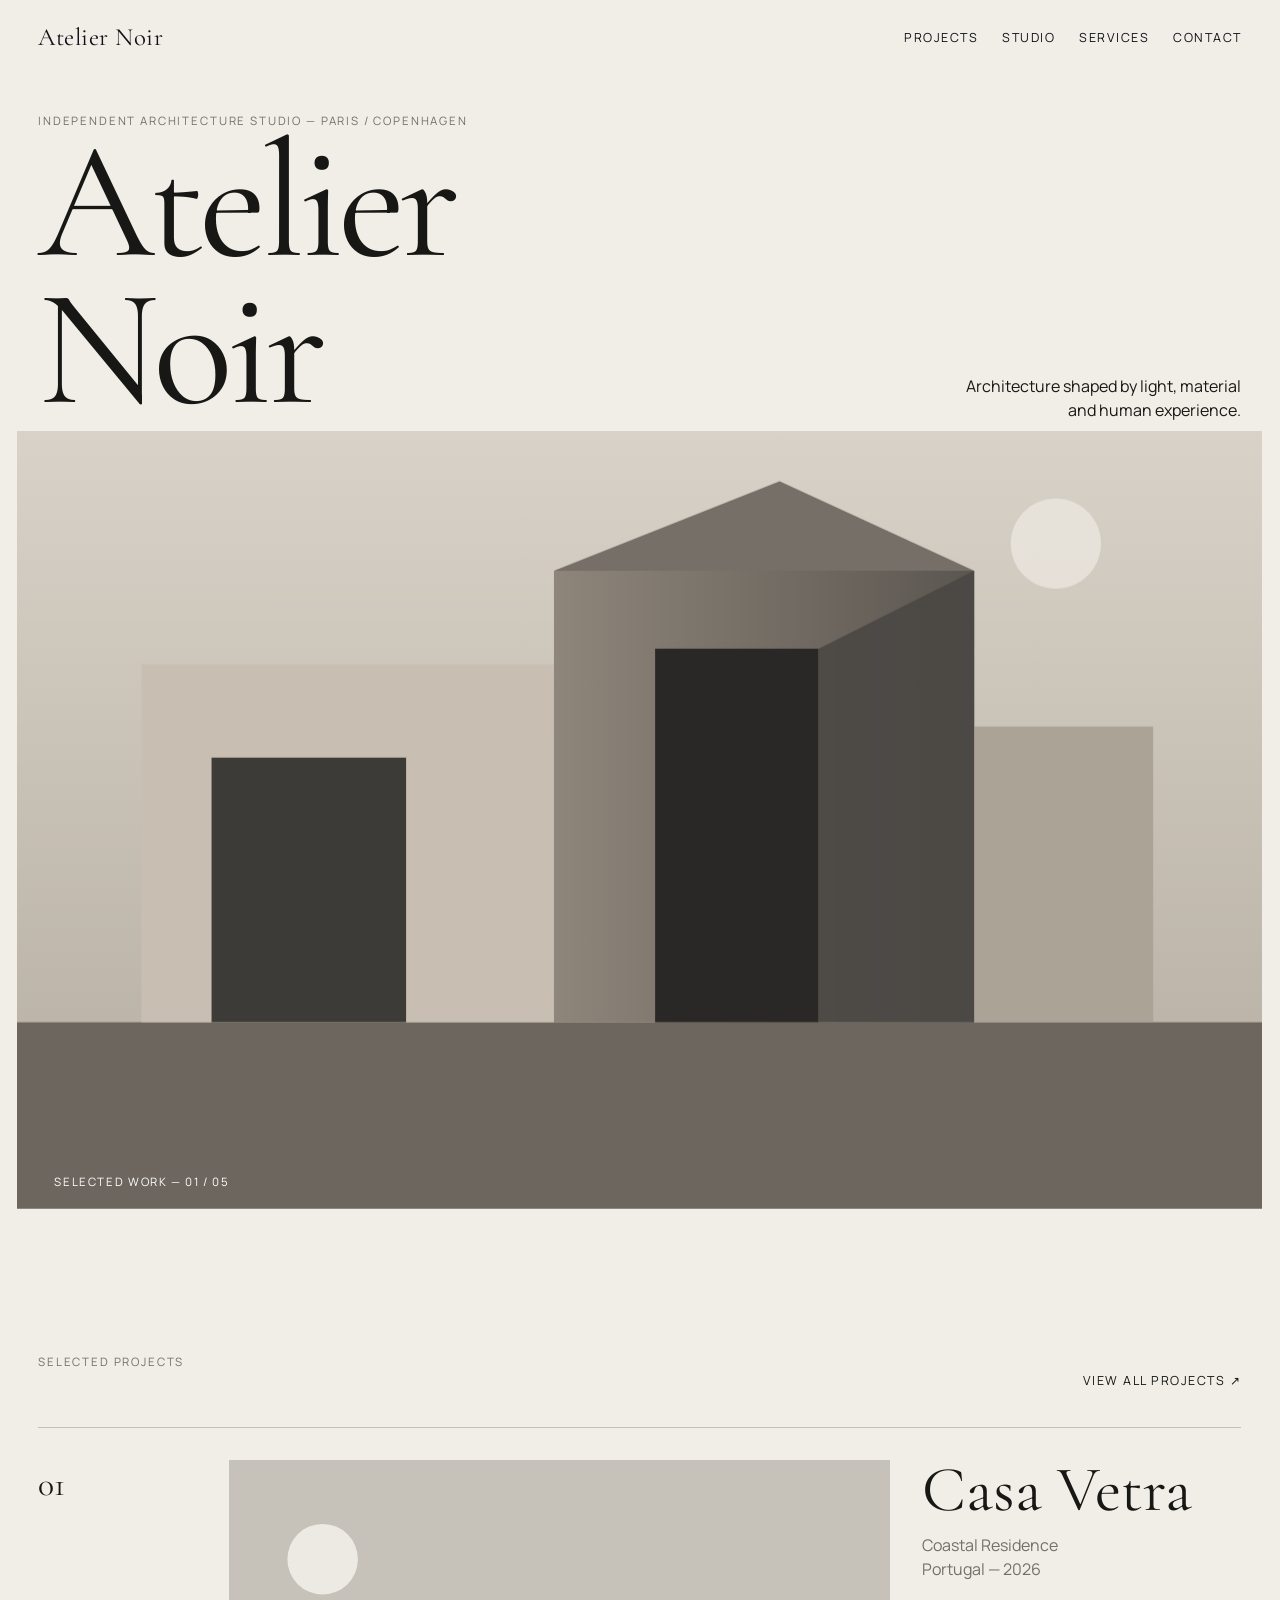
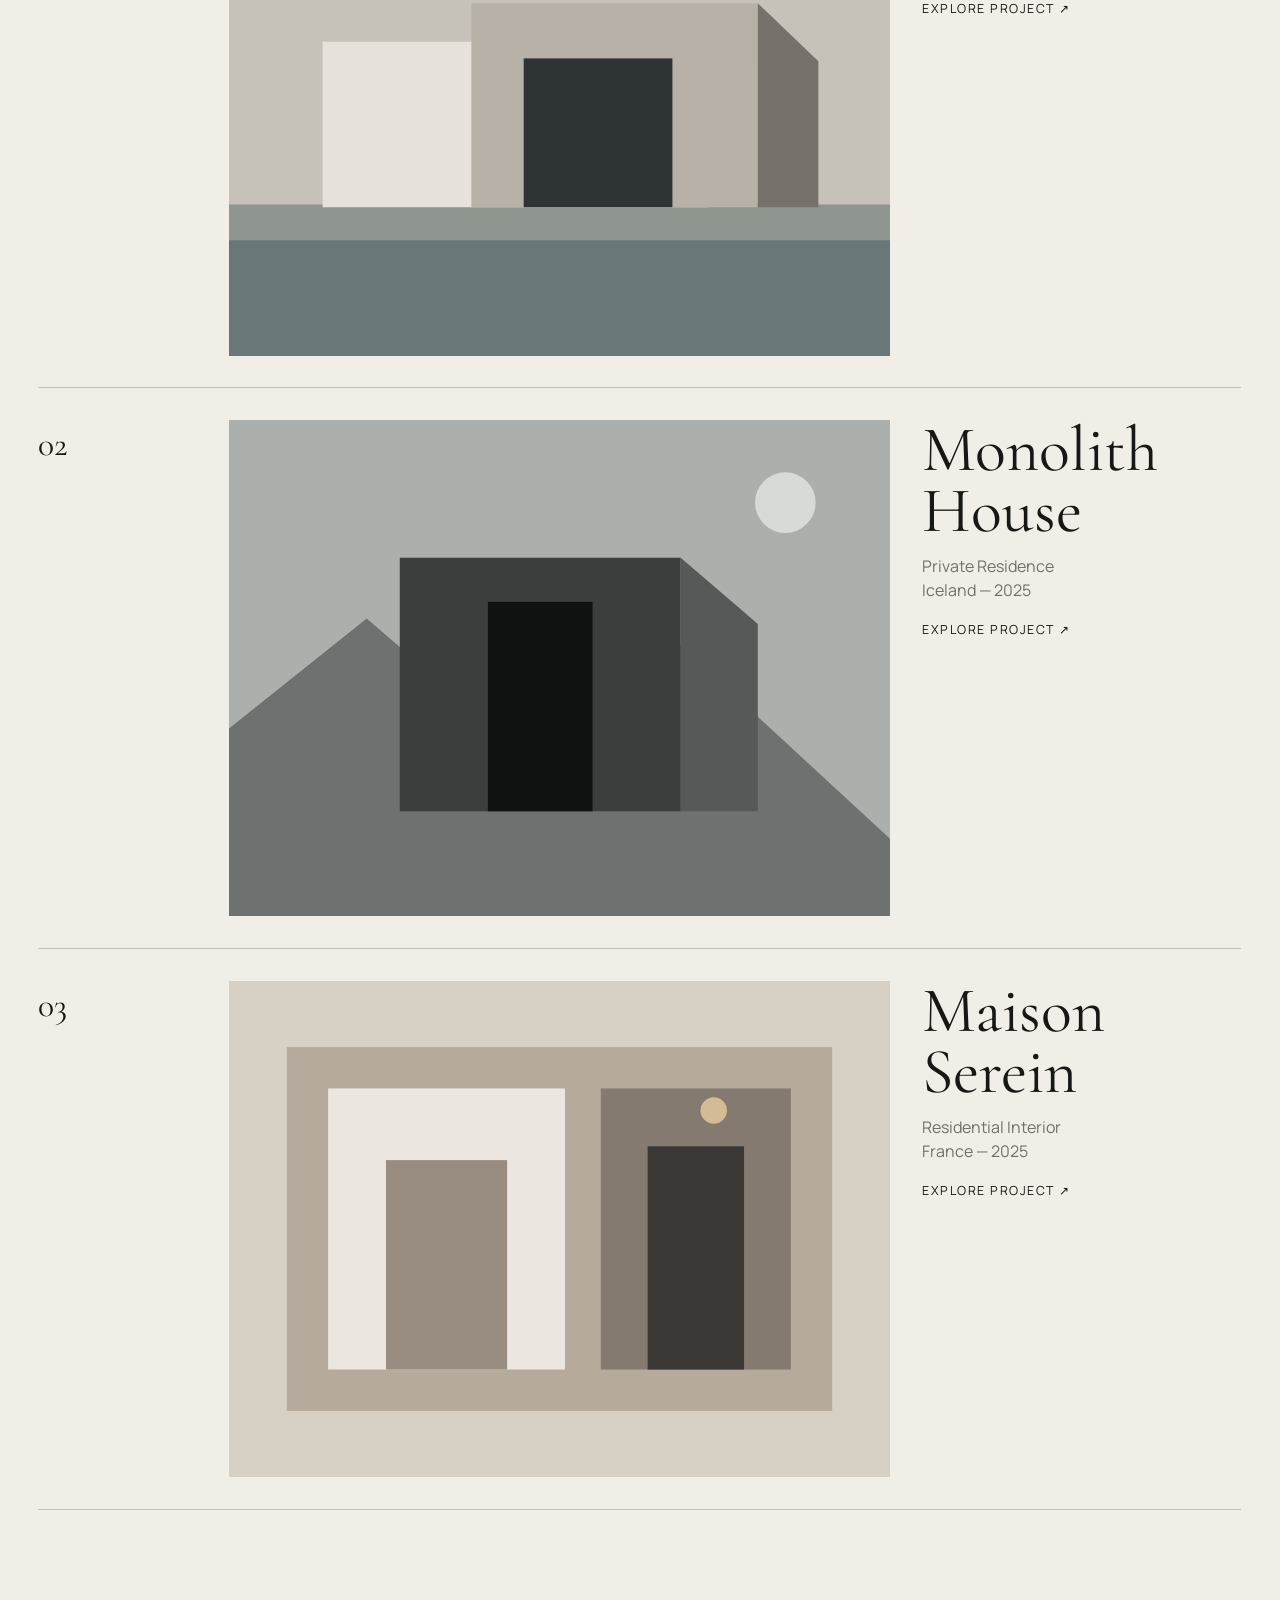
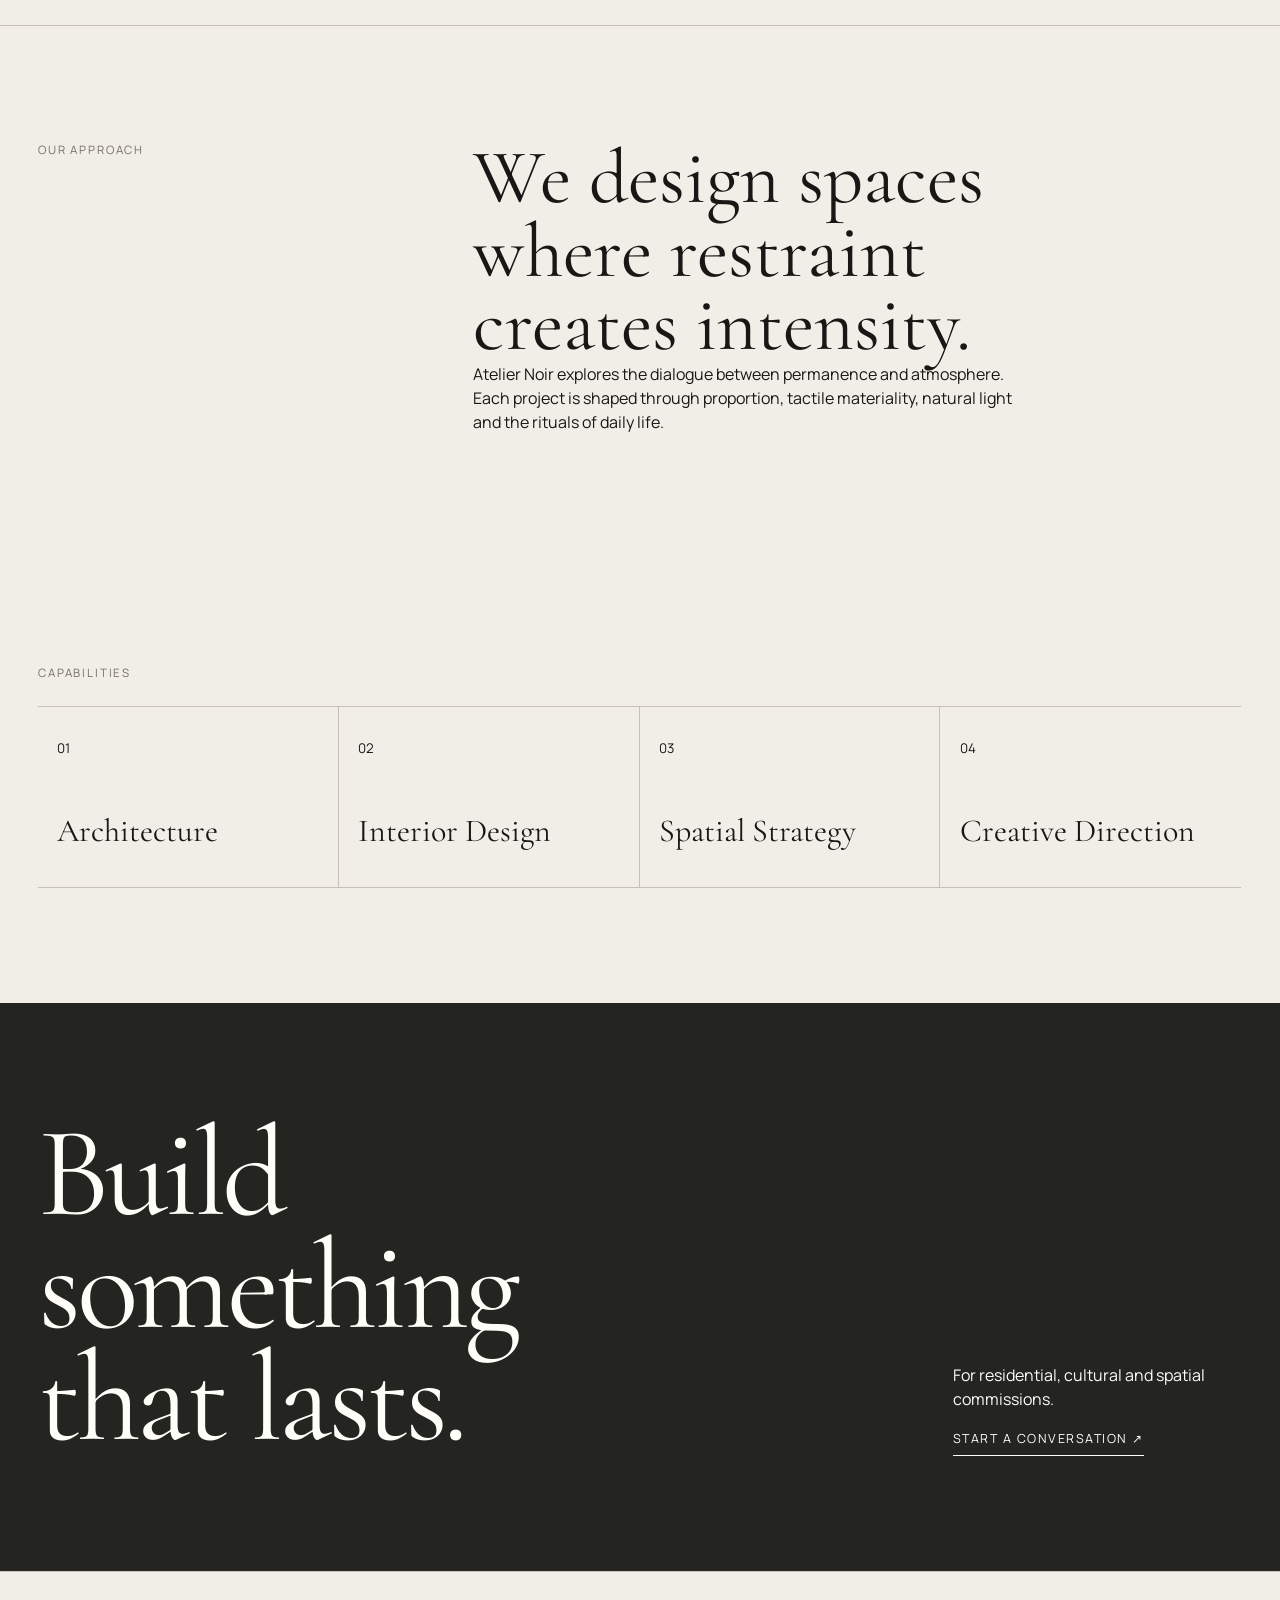
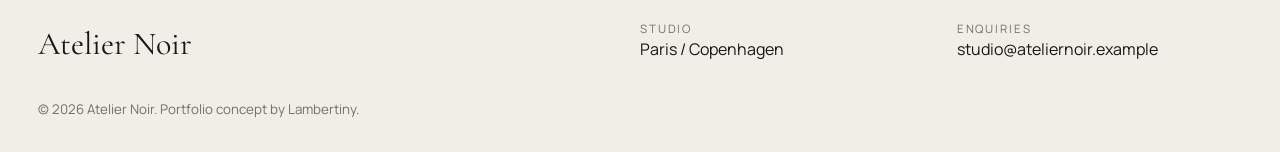
<file: index.html>
<!doctype html>
<html lang="en">
<head>
<meta charset="utf-8">
<meta name="viewport" content="width=device-width,initial-scale=1">
<meta name="description" content="Atelier Noir — contemporary architecture studio.">
<meta name="theme-color" content="#171715">
<link rel="icon" href="assets/images/favicon.svg" type="image/svg+xml">
<link rel="preconnect" href="https://fonts.googleapis.com">
<link rel="preconnect" href="https://fonts.gstatic.com" crossorigin>
<title>Atelier Noir — Architecture & Spatial Design</title>
<link rel="stylesheet" href="css/reset.css">
<link rel="stylesheet" href="css/variables.css">
<link rel="stylesheet" href="css/global.css">
<link rel="stylesheet" href="css/components.css">
<link rel="stylesheet" href="css/responsive.css">
</head>
<body>
<a class="skip-link" href="#main">Skip to content</a>
<header class="site-header"><div class="site-shell nav"><a class="brand" href="index.html">Atelier Noir</a><nav class="nav-links" id="primary-navigation" aria-label="Primary"><a href="projects.html">Projects</a><a href="studio.html">Studio</a><a href="services.html">Services</a><a href="contact.html">Contact</a></nav><button class="menu-toggle" type="button" aria-expanded="false" aria-controls="primary-navigation">Menu</button></div></header><main id="main">
<section class="hero"><div class="site-shell"><div class="hero-top reveal"><div><p class="eyebrow">Independent Architecture Studio — Paris / Copenhagen</p><h1 class="display">Atelier<br>Noir</h1></div><p class="hero-meta">Architecture shaped by light, material and human experience.</p></div><a class="hero-visual reveal" href="project.html" aria-label="View Casa Vetra project"><img decoding="async" fetchpriority="high" src="assets/images/hero.svg" alt="Abstract brutalist architectural composition"><span class="hero-index">Selected work — 01 / 05</span></a></div></section>
<section class="section"><div class="site-shell"><div class="reveal" style="display:flex;justify-content:space-between;gap:2rem;margin-bottom:2rem"><p class="eyebrow">Selected Projects</p><a class="project-link" href="projects.html">View all projects ↗</a></div>
<article class="project-row reveal"><div class="project-number">01</div><a class="project-card-image" href="project.html"><img loading="lazy" decoding="async" src="assets/images/vetra.svg" alt="Casa Vetra architectural concept"></a><div class="project-info"><h3>Casa Vetra</h3><p>Coastal Residence<br>Portugal — 2026</p><a class="project-link" href="project.html">Explore project ↗</a></div></article>
<article class="project-row reveal"><div class="project-number">02</div><a class="project-card-image" href="project.html"><img loading="lazy" decoding="async" src="assets/images/monolith.svg" alt="Monolith House architectural concept"></a><div class="project-info"><h3>Monolith House</h3><p>Private Residence<br>Iceland — 2025</p><a class="project-link" href="project.html">Explore project ↗</a></div></article>
<article class="project-row reveal"><div class="project-number">03</div><a class="project-card-image" href="project.html"><img loading="lazy" decoding="async" src="assets/images/serein.svg" alt="Maison Serein architectural concept"></a><div class="project-info"><h3>Maison Serein</h3><p>Residential Interior<br>France — 2025</p><a class="project-link" href="project.html">Explore project ↗</a></div></article>
</div></section>
<section class="section section-rule"><div class="site-shell manifesto"><p class="eyebrow reveal">Our approach</p><div><blockquote class="reveal">We design spaces where restraint creates intensity.</blockquote><p class="manifesto-copy reveal">Atelier Noir explores the dialogue between permanence and atmosphere. Each project is shaped through proportion, tactile materiality, natural light and the rituals of daily life.</p></div></div></section>
<section class="section"><div class="site-shell"><p class="eyebrow reveal" style="margin-bottom:1.5rem">Capabilities</p><div class="services-strip reveal"><div class="service-item"><small>01</small><span>Architecture</span></div><div class="service-item"><small>02</small><span>Interior Design</span></div><div class="service-item"><small>03</small><span>Spatial Strategy</span></div><div class="service-item"><small>04</small><span>Creative Direction</span></div></div></div></section>
<section class="cta"><div class="site-shell cta-grid"><h2 class="display reveal">Build something that lasts.</h2><div class="reveal"><p>For residential, cultural and spatial commissions.</p><a class="project-link" href="contact.html">Start a conversation ↗</a></div></div></section>
</main><footer class="footer"><div class="site-shell footer-grid"><div class="footer-brand">Atelier Noir</div><div><p class="eyebrow">Studio</p><p>Paris / Copenhagen</p></div><div><p class="eyebrow">Enquiries</p><p>studio@ateliernoir.example</p></div><small>© <span data-year></span> Atelier Noir. Portfolio concept by Lambertiny.</small></div></footer><script src="js/navigation.js"></script><script src="js/main.js"></script><script src="js/animations.js"></script></body></html>
</file>
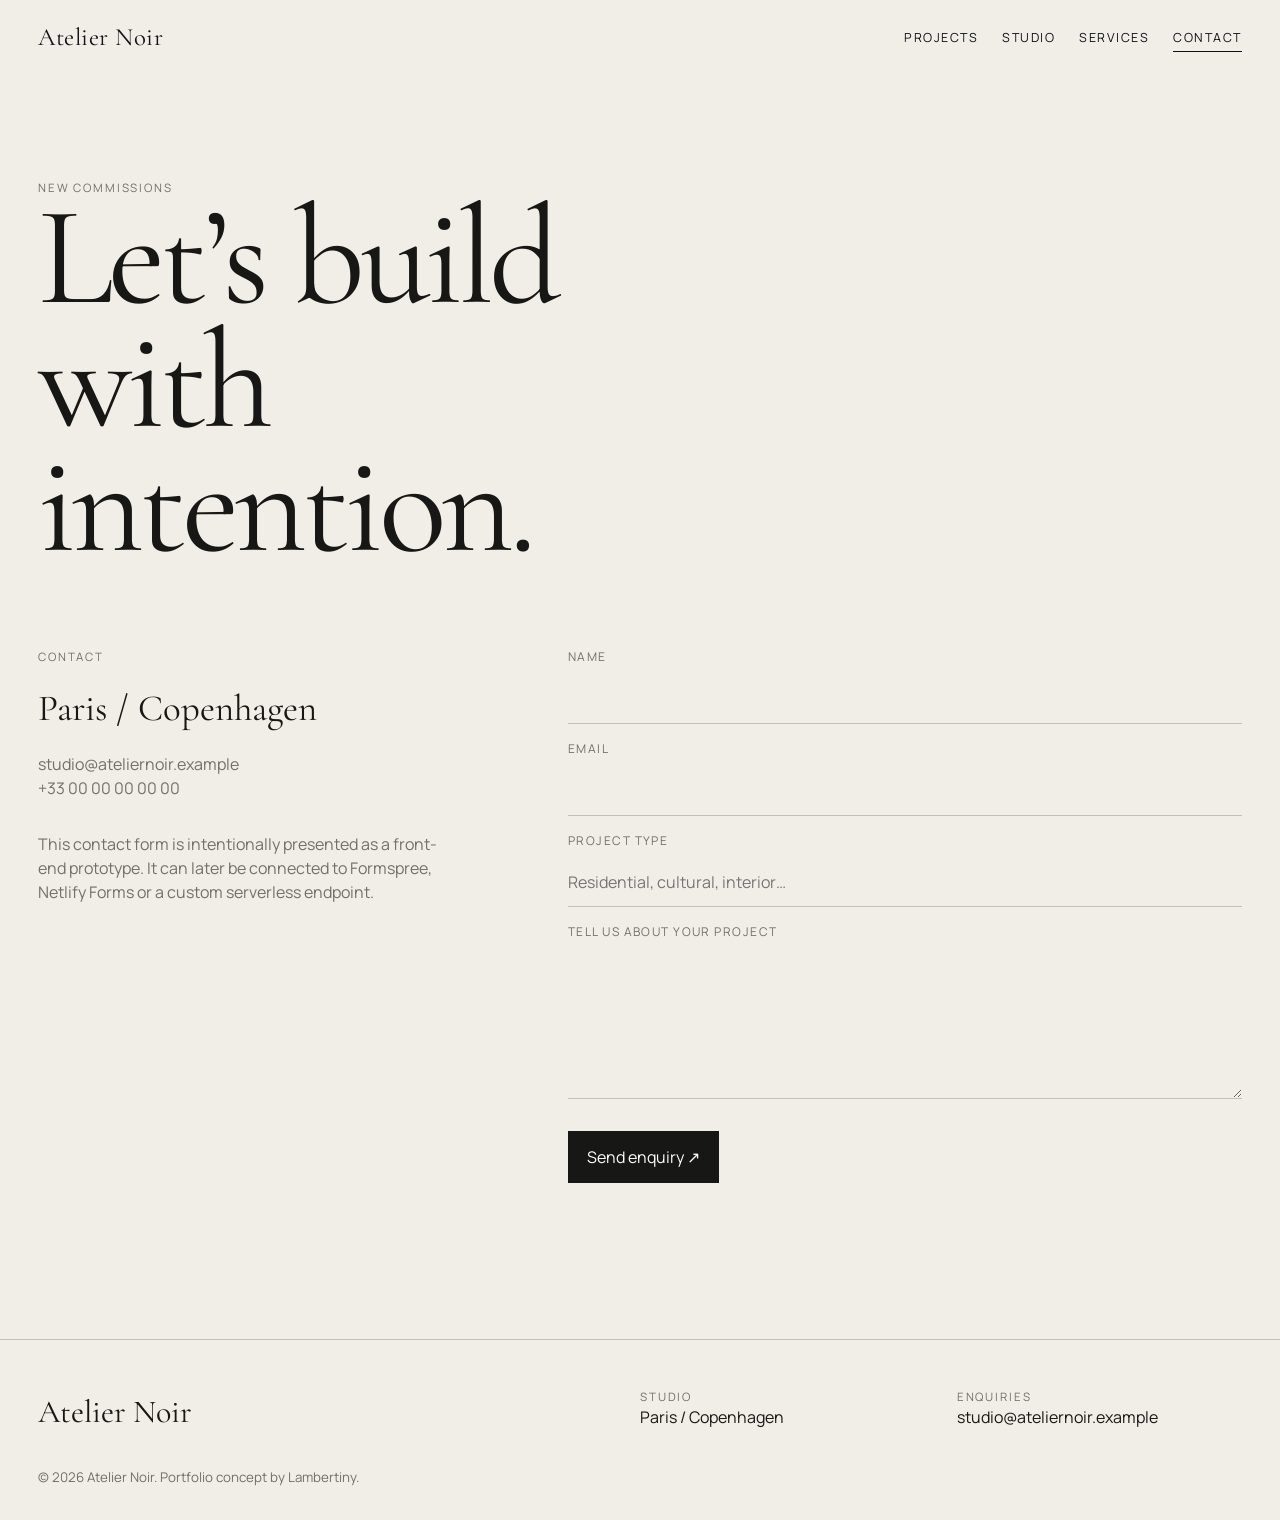
<file: contact.html>
<!doctype html>
<html lang="en">
<head>
<meta charset="utf-8">
<meta name="viewport" content="width=device-width,initial-scale=1">
<meta name="description" content="Atelier Noir — contemporary architecture studio.">
<meta name="theme-color" content="#171715">
<link rel="icon" href="assets/images/favicon.svg" type="image/svg+xml">
<link rel="preconnect" href="https://fonts.googleapis.com">
<link rel="preconnect" href="https://fonts.gstatic.com" crossorigin>
<title>Contact — Atelier Noir</title>
<link rel="stylesheet" href="css/reset.css">
<link rel="stylesheet" href="css/variables.css">
<link rel="stylesheet" href="css/global.css">
<link rel="stylesheet" href="css/components.css">
<link rel="stylesheet" href="css/responsive.css">
</head>
<body>
<a class="skip-link" href="#main">Skip to content</a>
<header class="site-header"><div class="site-shell nav"><a class="brand" href="index.html">Atelier Noir</a><nav class="nav-links" id="primary-navigation" aria-label="Primary"><a href="projects.html">Projects</a><a href="studio.html">Studio</a><a href="services.html">Services</a><a href="contact.html">Contact</a></nav><button class="menu-toggle" type="button" aria-expanded="false" aria-controls="primary-navigation">Menu</button></div></header><main id="main"><section class="page-intro"><div class="site-shell"><p class="eyebrow reveal">New commissions</p><h1 class="display reveal">Let’s build with intention.</h1></div></section><section class="section" style="padding-top:1rem"><div class="site-shell contact-grid"><div class="reveal"><p class="eyebrow">Contact</p><p class="serif" style="font-size:2.3rem;margin-top:1rem">Paris / Copenhagen</p><p class="muted" style="margin-top:1rem">studio@ateliernoir.example<br>+33 00 00 00 00 00</p><p class="muted" style="margin-top:2rem;max-width:26rem">This contact form is intentionally presented as a front-end prototype. It can later be connected to Formspree, Netlify Forms or a custom serverless endpoint.</p></div><form class="contact-form reveal" data-contact-form><div class="field"><label for="name">Name</label><input id="name" name="name" autocomplete="name" required></div><div class="field"><label for="email">Email</label><input id="email" name="email" type="email" autocomplete="email" required></div><div class="field"><label for="projectType">Project type</label><input id="projectType" name="projectType" placeholder="Residential, cultural, interior…"></div><div class="field"><label for="message">Tell us about your project</label><textarea id="message" name="message" required></textarea></div><button class="submit-btn" type="submit">Send enquiry ↗</button><p class="form-status" aria-live="polite"></p></form></div></section></main><footer class="footer"><div class="site-shell footer-grid"><div class="footer-brand">Atelier Noir</div><div><p class="eyebrow">Studio</p><p>Paris / Copenhagen</p></div><div><p class="eyebrow">Enquiries</p><p>studio@ateliernoir.example</p></div><small>© <span data-year></span> Atelier Noir. Portfolio concept by Lambertiny.</small></div></footer><script src="js/navigation.js"></script><script src="js/main.js"></script><script src="js/animations.js"></script></body></html>
</file>
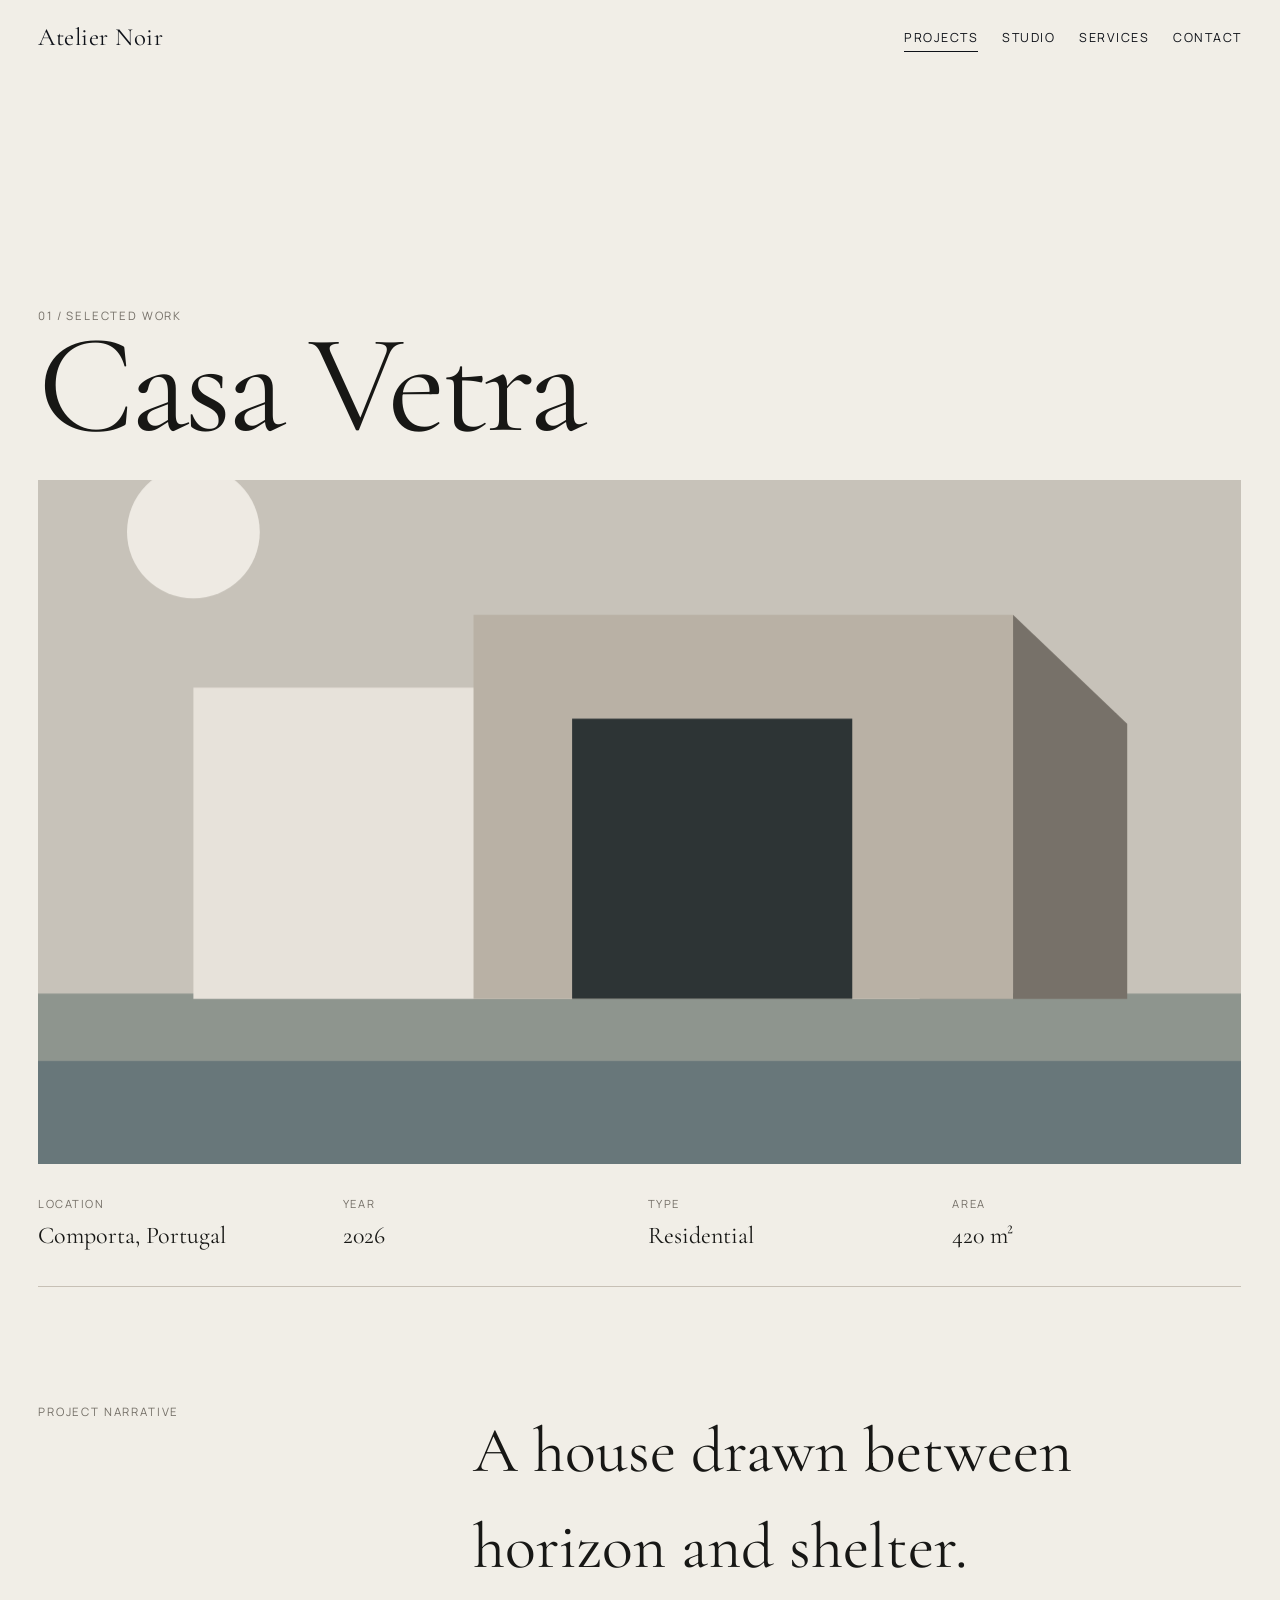
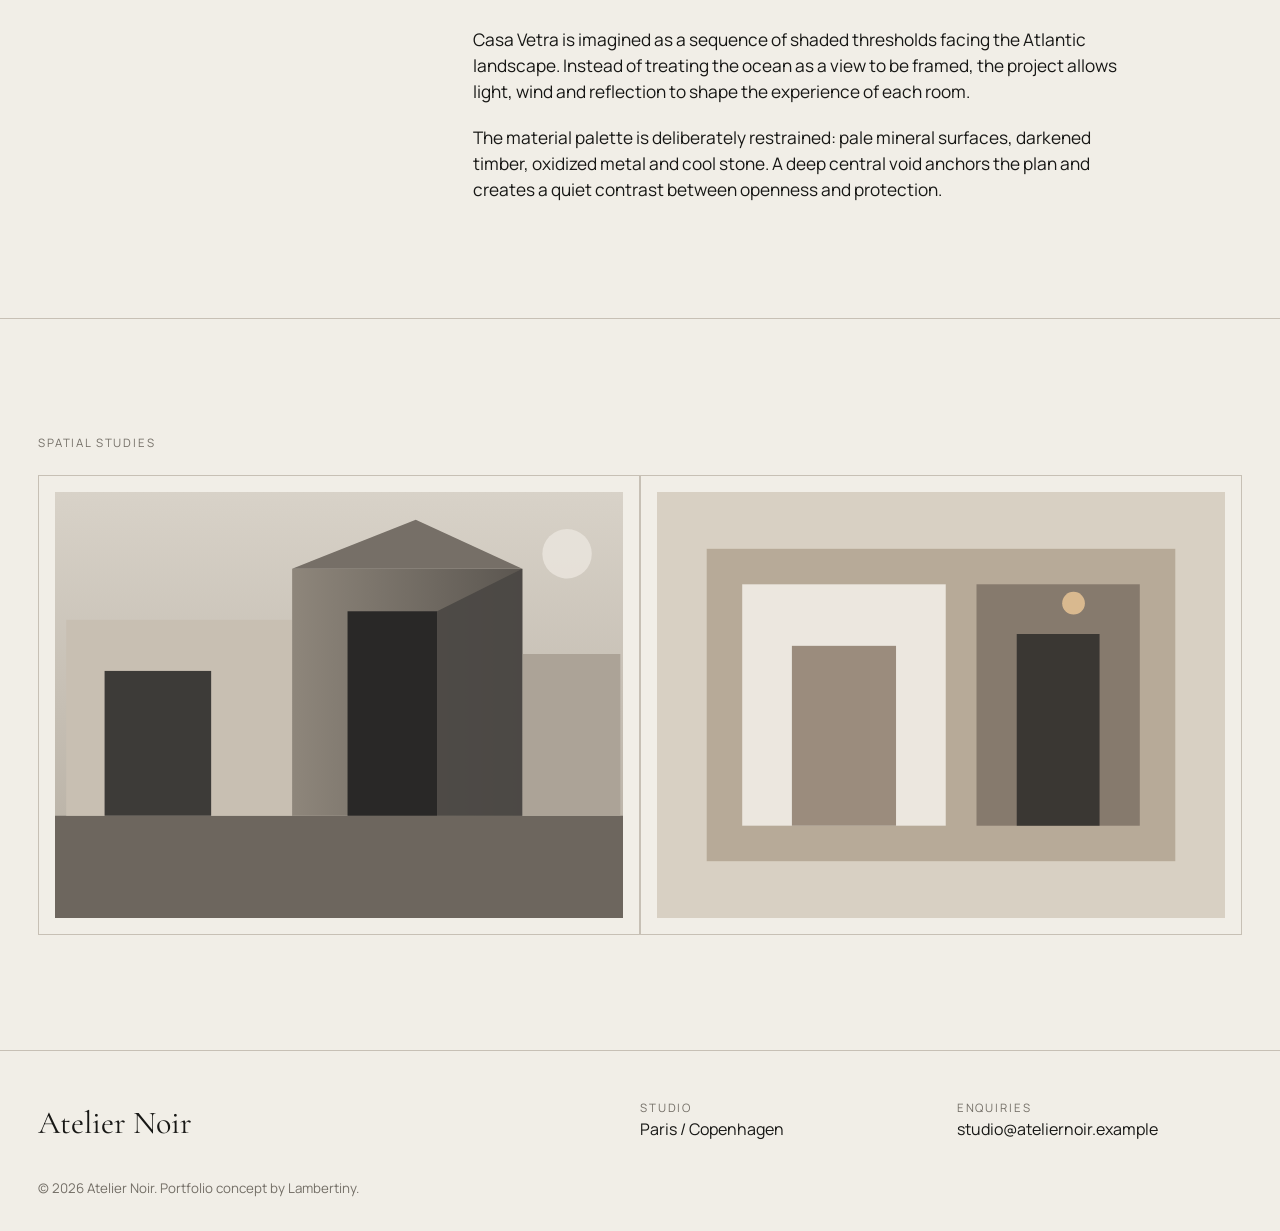
<file: project.html>
<!doctype html>
<html lang="en">
<head>
<meta charset="utf-8">
<meta name="viewport" content="width=device-width,initial-scale=1">
<meta name="description" content="Atelier Noir — contemporary architecture studio.">
<meta name="theme-color" content="#171715">
<link rel="icon" href="assets/images/favicon.svg" type="image/svg+xml">
<link rel="preconnect" href="https://fonts.googleapis.com">
<link rel="preconnect" href="https://fonts.gstatic.com" crossorigin>
<title>Casa Vetra — Atelier Noir</title>
<link rel="stylesheet" href="css/reset.css">
<link rel="stylesheet" href="css/variables.css">
<link rel="stylesheet" href="css/global.css">
<link rel="stylesheet" href="css/components.css">
<link rel="stylesheet" href="css/responsive.css">
</head>
<body>
<a class="skip-link" href="#main">Skip to content</a>
<header class="site-header"><div class="site-shell nav"><a class="brand" href="index.html">Atelier Noir</a><nav class="nav-links" id="primary-navigation" aria-label="Primary"><a href="projects.html">Projects</a><a href="studio.html">Studio</a><a href="services.html">Services</a><a href="contact.html">Contact</a></nav><button class="menu-toggle" type="button" aria-expanded="false" aria-controls="primary-navigation">Menu</button></div></header><main id="main"><section class="project-detail-hero"><div class="site-shell"><div class="page-intro" style="padding-bottom:2rem"><p class="eyebrow reveal">01 / Selected Work</p><h1 class="display reveal">Casa Vetra</h1></div><div class="project-detail-image reveal"><img loading="lazy" decoding="async" src="assets/images/vetra.svg" alt="Casa Vetra coastal residence concept"></div><dl class="project-facts reveal"><div><dt>Location</dt><dd>Comporta, Portugal</dd></div><div><dt>Year</dt><dd>2026</dd></div><div><dt>Type</dt><dd>Residential</dd></div><div><dt>Area</dt><dd>420 m²</dd></div></dl></div></section><section class="section"><div class="site-shell case-grid"><p class="eyebrow reveal">Project narrative</p><div><h2 class="reveal">A house drawn between horizon and shelter.</h2><div class="case-copy reveal" style="margin-top:2rem"><p>Casa Vetra is imagined as a sequence of shaded thresholds facing the Atlantic landscape. Instead of treating the ocean as a view to be framed, the project allows light, wind and reflection to shape the experience of each room.</p><p>The material palette is deliberately restrained: pale mineral surfaces, darkened timber, oxidized metal and cool stone. A deep central void anchors the plan and creates a quiet contrast between openness and protection.</p></div></div></div></section><section class="section section-rule"><div class="site-shell"><p class="eyebrow reveal" style="margin-bottom:1.5rem">Spatial studies</p><div class="project-grid"><figure class="project-tile reveal"><div class="image"><img loading="lazy" decoding="async" src="assets/images/hero.svg" alt="Architectural massing study"></div></figure><figure class="project-tile reveal"><div class="image"><img loading="lazy" decoding="async" src="assets/images/serein.svg" alt="Material and interior study"></div></figure></div></div></section></main><footer class="footer"><div class="site-shell footer-grid"><div class="footer-brand">Atelier Noir</div><div><p class="eyebrow">Studio</p><p>Paris / Copenhagen</p></div><div><p class="eyebrow">Enquiries</p><p>studio@ateliernoir.example</p></div><small>© <span data-year></span> Atelier Noir. Portfolio concept by Lambertiny.</small></div></footer><script src="js/navigation.js"></script><script src="js/main.js"></script><script src="js/animations.js"></script></body></html>
</file>
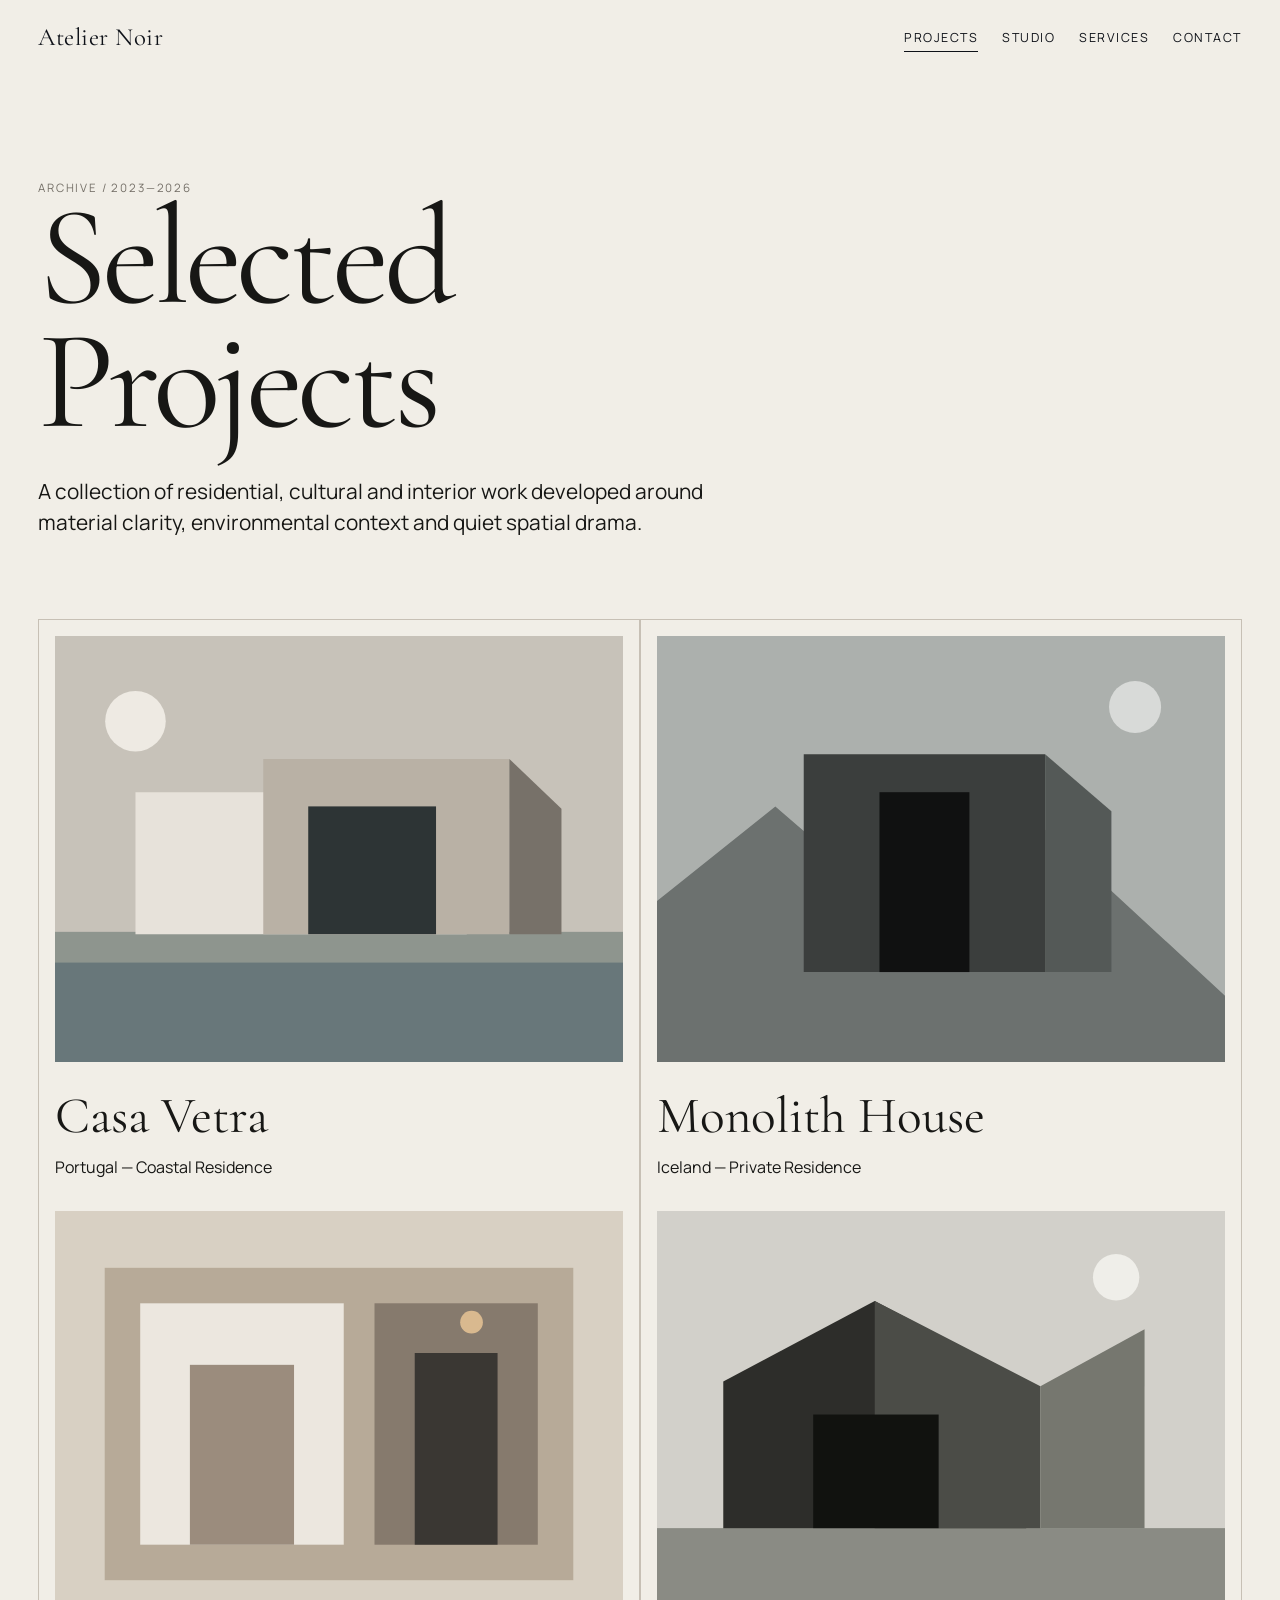
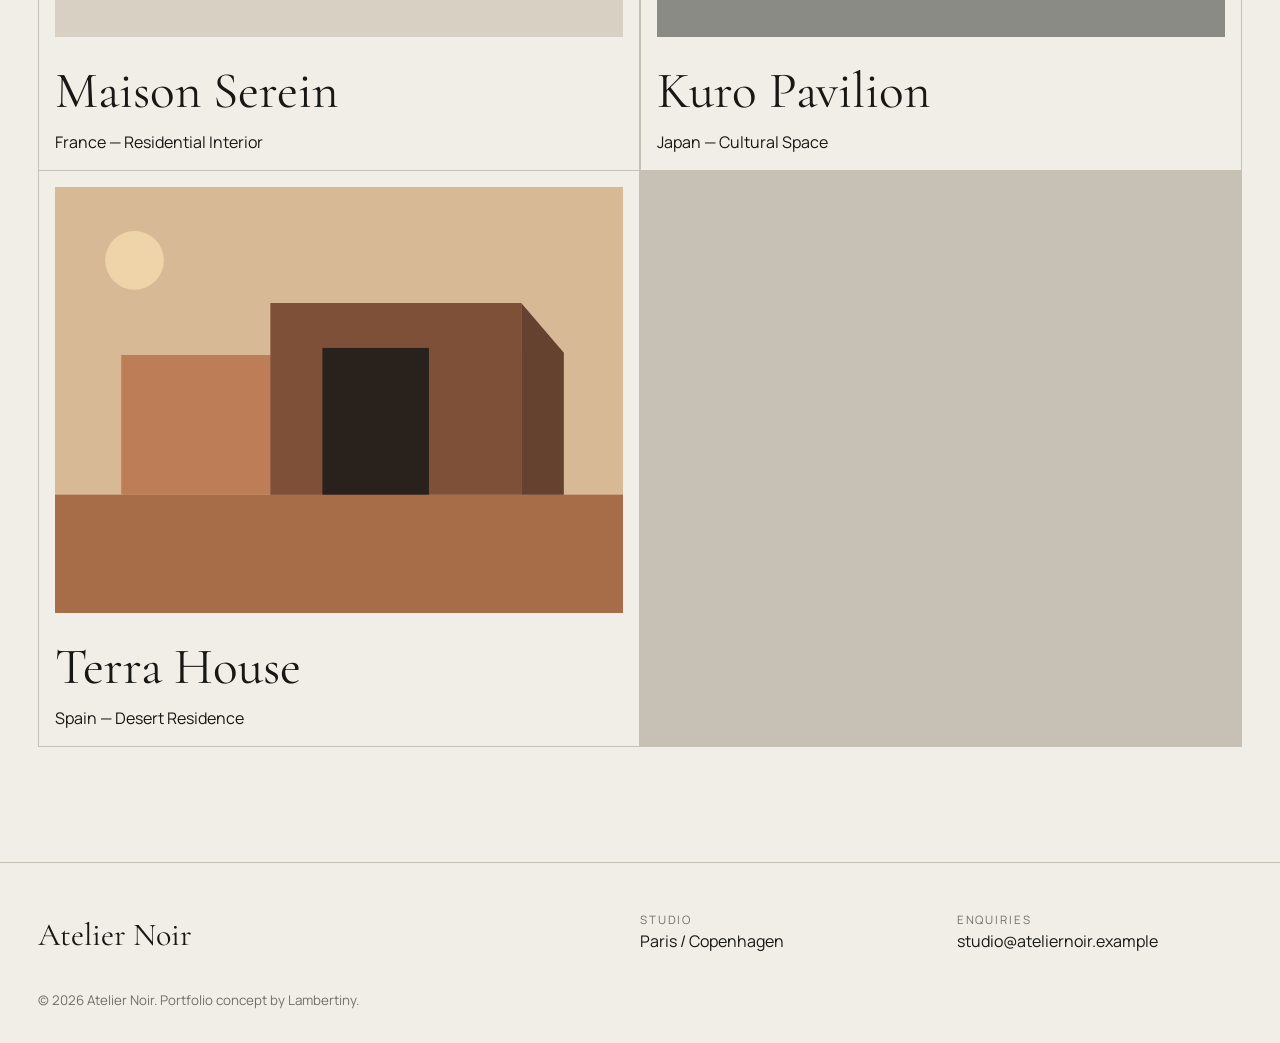
<file: projects.html>
<!doctype html>
<html lang="en">
<head>
<meta charset="utf-8">
<meta name="viewport" content="width=device-width,initial-scale=1">
<meta name="description" content="Atelier Noir — contemporary architecture studio.">
<meta name="theme-color" content="#171715">
<link rel="icon" href="assets/images/favicon.svg" type="image/svg+xml">
<link rel="preconnect" href="https://fonts.googleapis.com">
<link rel="preconnect" href="https://fonts.gstatic.com" crossorigin>
<title>Projects — Atelier Noir</title>
<link rel="stylesheet" href="css/reset.css">
<link rel="stylesheet" href="css/variables.css">
<link rel="stylesheet" href="css/global.css">
<link rel="stylesheet" href="css/components.css">
<link rel="stylesheet" href="css/responsive.css">
</head>
<body>
<a class="skip-link" href="#main">Skip to content</a>
<header class="site-header"><div class="site-shell nav"><a class="brand" href="index.html">Atelier Noir</a><nav class="nav-links" id="primary-navigation" aria-label="Primary"><a href="projects.html">Projects</a><a href="studio.html">Studio</a><a href="services.html">Services</a><a href="contact.html">Contact</a></nav><button class="menu-toggle" type="button" aria-expanded="false" aria-controls="primary-navigation">Menu</button></div></header><main id="main"><section class="page-intro"><div class="site-shell"><p class="eyebrow reveal">Archive / 2023—2026</p><h1 class="display reveal">Selected Projects</h1><p class="intro-copy reveal">A collection of residential, cultural and interior work developed around material clarity, environmental context and quiet spatial drama.</p></div></section><section class="section" style="padding-top:1rem"><div class="site-shell"><div class="project-grid">
<a class="project-tile reveal" href="project.html"><div class="image"><img loading="lazy" decoding="async" src="assets/images/vetra.svg" alt="Casa Vetra"></div><h2>Casa Vetra</h2><p>Portugal — Coastal Residence</p></a>
<a class="project-tile reveal" href="project.html"><div class="image"><img loading="lazy" decoding="async" src="assets/images/monolith.svg" alt="Monolith House"></div><h2>Monolith House</h2><p>Iceland — Private Residence</p></a>
<a class="project-tile reveal" href="project.html"><div class="image"><img loading="lazy" decoding="async" src="assets/images/serein.svg" alt="Maison Serein"></div><h2>Maison Serein</h2><p>France — Residential Interior</p></a>
<a class="project-tile reveal" href="project.html"><div class="image"><img loading="lazy" decoding="async" src="assets/images/kuro.svg" alt="Kuro Pavilion"></div><h2>Kuro Pavilion</h2><p>Japan — Cultural Space</p></a>
<a class="project-tile reveal" href="project.html"><div class="image"><img loading="lazy" decoding="async" src="assets/images/terra.svg" alt="Terra House"></div><h2>Terra House</h2><p>Spain — Desert Residence</p></a>
</div></div></section></main><footer class="footer"><div class="site-shell footer-grid"><div class="footer-brand">Atelier Noir</div><div><p class="eyebrow">Studio</p><p>Paris / Copenhagen</p></div><div><p class="eyebrow">Enquiries</p><p>studio@ateliernoir.example</p></div><small>© <span data-year></span> Atelier Noir. Portfolio concept by Lambertiny.</small></div></footer><script src="js/navigation.js"></script><script src="js/main.js"></script><script src="js/animations.js"></script></body></html>
</file>
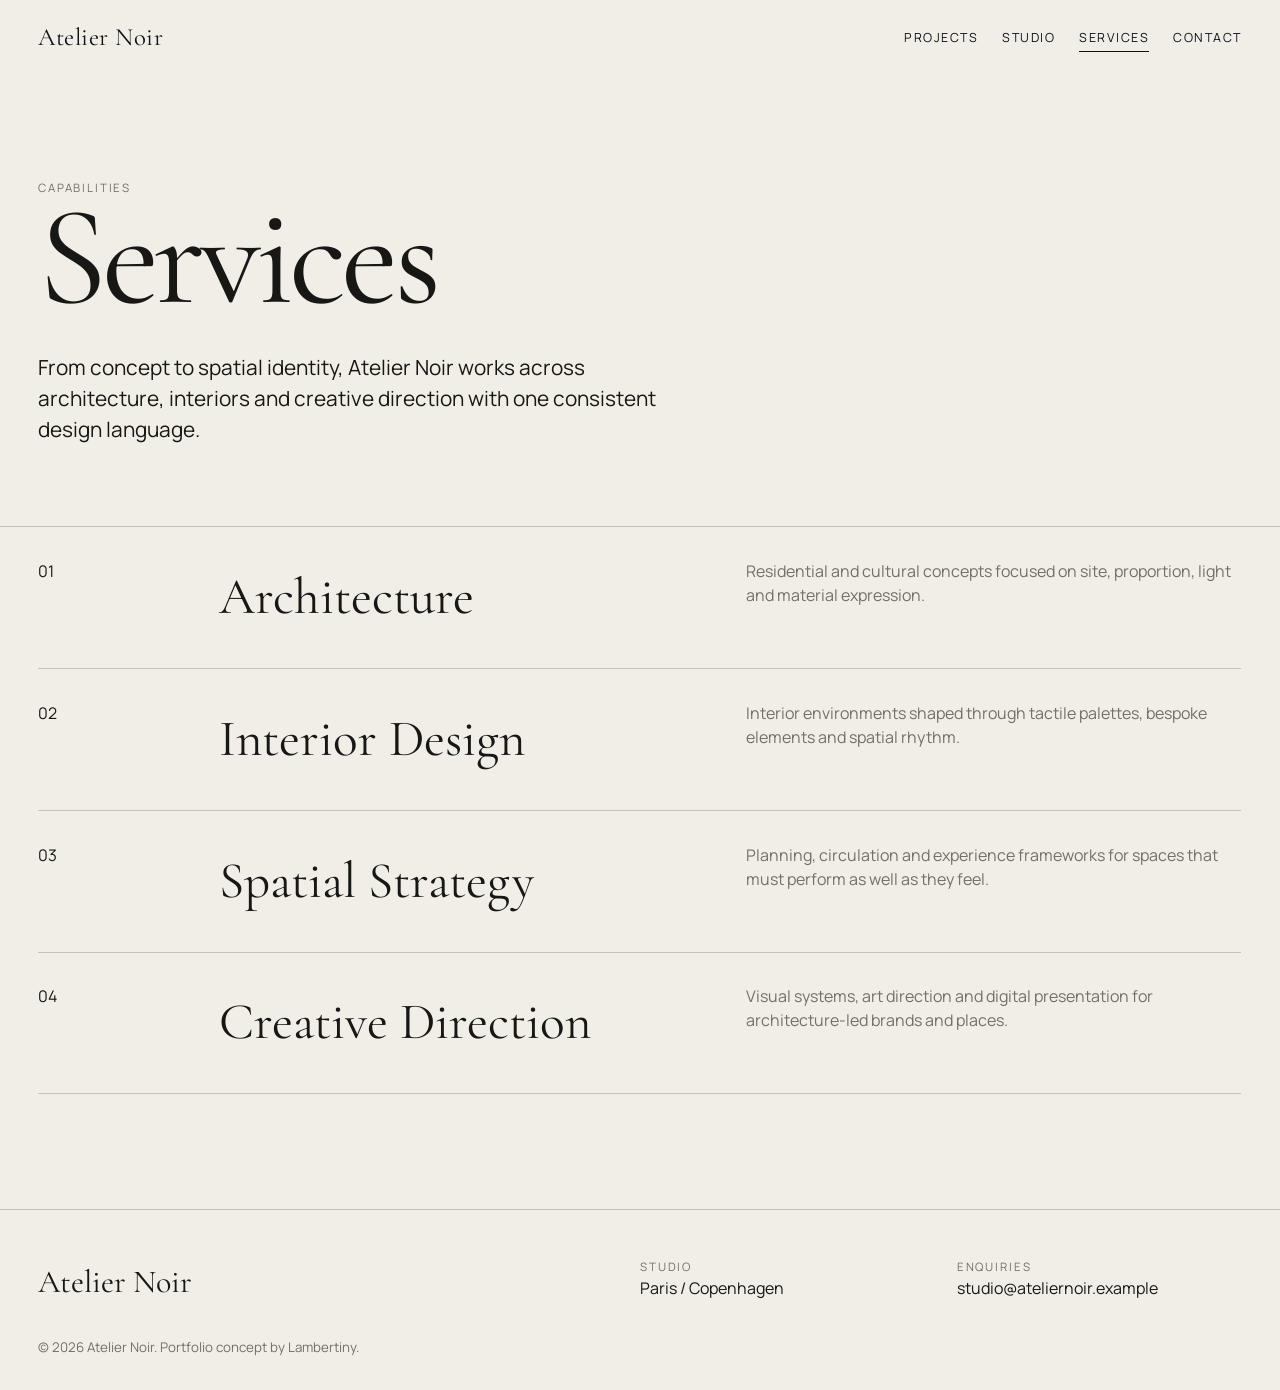
<file: services.html>
<!doctype html>
<html lang="en">
<head>
<meta charset="utf-8">
<meta name="viewport" content="width=device-width,initial-scale=1">
<meta name="description" content="Atelier Noir — contemporary architecture studio.">
<meta name="theme-color" content="#171715">
<link rel="icon" href="assets/images/favicon.svg" type="image/svg+xml">
<link rel="preconnect" href="https://fonts.googleapis.com">
<link rel="preconnect" href="https://fonts.gstatic.com" crossorigin>
<title>Services — Atelier Noir</title>
<link rel="stylesheet" href="css/reset.css">
<link rel="stylesheet" href="css/variables.css">
<link rel="stylesheet" href="css/global.css">
<link rel="stylesheet" href="css/components.css">
<link rel="stylesheet" href="css/responsive.css">
</head>
<body>
<a class="skip-link" href="#main">Skip to content</a>
<header class="site-header"><div class="site-shell nav"><a class="brand" href="index.html">Atelier Noir</a><nav class="nav-links" id="primary-navigation" aria-label="Primary"><a href="projects.html">Projects</a><a href="studio.html">Studio</a><a href="services.html">Services</a><a href="contact.html">Contact</a></nav><button class="menu-toggle" type="button" aria-expanded="false" aria-controls="primary-navigation">Menu</button></div></header><main id="main"><section class="page-intro"><div class="site-shell"><p class="eyebrow reveal">Capabilities</p><h1 class="display reveal">Services</h1><p class="intro-copy reveal">From concept to spatial identity, Atelier Noir works across architecture, interiors and creative direction with one consistent design language.</p></div></section><section class="section" style="padding-top:1rem"><div class="site-shell service-list">
<article class="service-row reveal"><p>01</p><h2>Architecture</h2><p class="muted">Residential and cultural concepts focused on site, proportion, light and material expression.</p></article>
<article class="service-row reveal"><p>02</p><h2>Interior Design</h2><p class="muted">Interior environments shaped through tactile palettes, bespoke elements and spatial rhythm.</p></article>
<article class="service-row reveal"><p>03</p><h2>Spatial Strategy</h2><p class="muted">Planning, circulation and experience frameworks for spaces that must perform as well as they feel.</p></article>
<article class="service-row reveal"><p>04</p><h2>Creative Direction</h2><p class="muted">Visual systems, art direction and digital presentation for architecture-led brands and places.</p></article>
</div></section></main><footer class="footer"><div class="site-shell footer-grid"><div class="footer-brand">Atelier Noir</div><div><p class="eyebrow">Studio</p><p>Paris / Copenhagen</p></div><div><p class="eyebrow">Enquiries</p><p>studio@ateliernoir.example</p></div><small>© <span data-year></span> Atelier Noir. Portfolio concept by Lambertiny.</small></div></footer><script src="js/navigation.js"></script><script src="js/main.js"></script><script src="js/animations.js"></script></body></html>
</file>
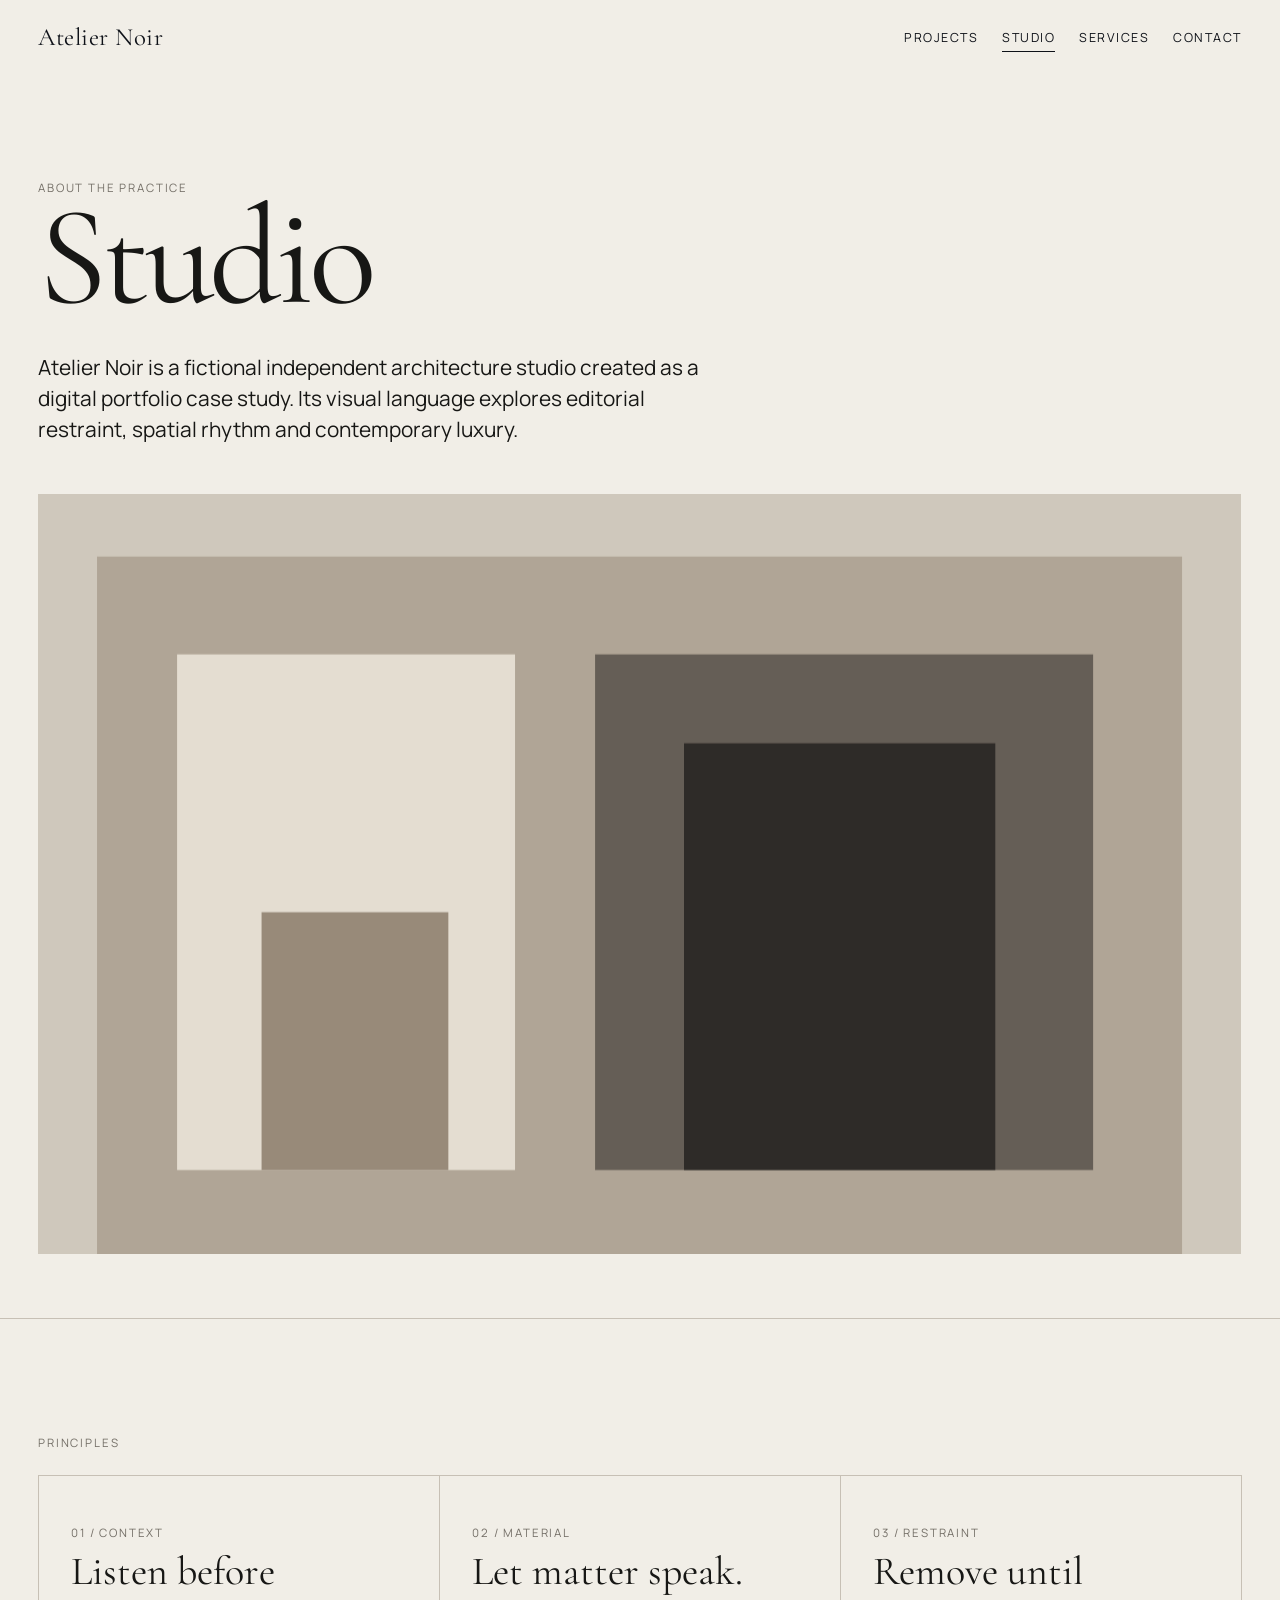
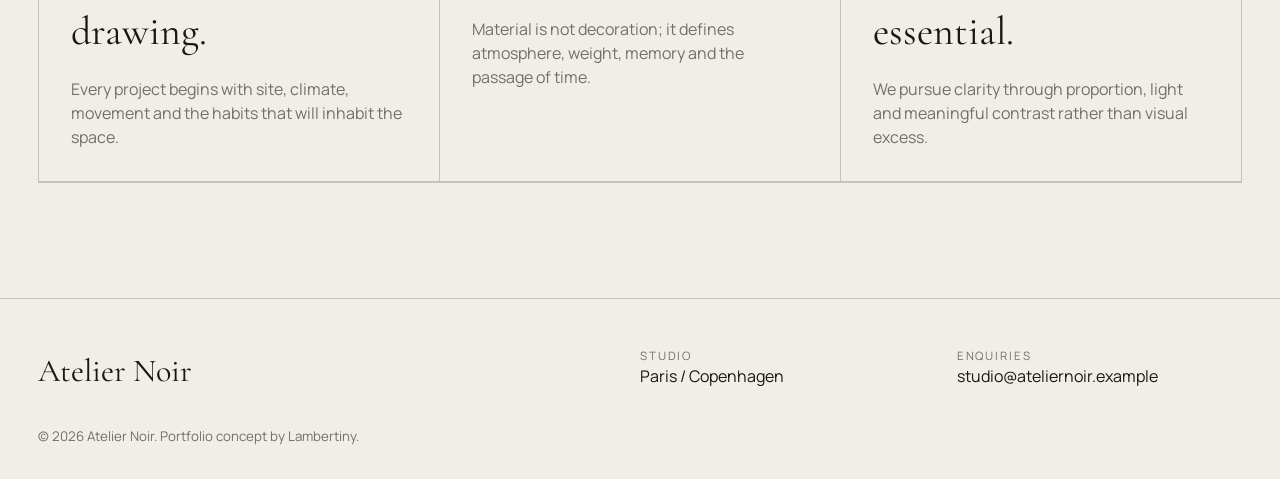
<file: studio.html>
<!doctype html>
<html lang="en">
<head>
<meta charset="utf-8">
<meta name="viewport" content="width=device-width,initial-scale=1">
<meta name="description" content="Atelier Noir — contemporary architecture studio.">
<meta name="theme-color" content="#171715">
<link rel="icon" href="assets/images/favicon.svg" type="image/svg+xml">
<link rel="preconnect" href="https://fonts.googleapis.com">
<link rel="preconnect" href="https://fonts.gstatic.com" crossorigin>
<title>Studio — Atelier Noir</title>
<link rel="stylesheet" href="css/reset.css">
<link rel="stylesheet" href="css/variables.css">
<link rel="stylesheet" href="css/global.css">
<link rel="stylesheet" href="css/components.css">
<link rel="stylesheet" href="css/responsive.css">
</head>
<body>
<a class="skip-link" href="#main">Skip to content</a>
<header class="site-header"><div class="site-shell nav"><a class="brand" href="index.html">Atelier Noir</a><nav class="nav-links" id="primary-navigation" aria-label="Primary"><a href="projects.html">Projects</a><a href="studio.html">Studio</a><a href="services.html">Services</a><a href="contact.html">Contact</a></nav><button class="menu-toggle" type="button" aria-expanded="false" aria-controls="primary-navigation">Menu</button></div></header><main id="main"><section class="page-intro"><div class="site-shell"><p class="eyebrow reveal">About the practice</p><h1 class="display reveal">Studio</h1><p class="intro-copy reveal">Atelier Noir is a fictional independent architecture studio created as a digital portfolio case study. Its visual language explores editorial restraint, spatial rhythm and contemporary luxury.</p><div class="studio-visual reveal"><img loading="lazy" decoding="async" src="assets/images/studio.svg" alt="Abstract architecture studio interior"></div></div></section><section class="section section-rule"><div class="site-shell"><p class="eyebrow reveal" style="margin-bottom:1.5rem">Principles</p><div class="principles"><article class="principle reveal"><p class="eyebrow">01 / Context</p><h3>Listen before drawing.</h3><p>Every project begins with site, climate, movement and the habits that will inhabit the space.</p></article><article class="principle reveal"><p class="eyebrow">02 / Material</p><h3>Let matter speak.</h3><p>Material is not decoration; it defines atmosphere, weight, memory and the passage of time.</p></article><article class="principle reveal"><p class="eyebrow">03 / Restraint</p><h3>Remove until essential.</h3><p>We pursue clarity through proportion, light and meaningful contrast rather than visual excess.</p></article></div></div></section></main><footer class="footer"><div class="site-shell footer-grid"><div class="footer-brand">Atelier Noir</div><div><p class="eyebrow">Studio</p><p>Paris / Copenhagen</p></div><div><p class="eyebrow">Enquiries</p><p>studio@ateliernoir.example</p></div><small>© <span data-year></span> Atelier Noir. Portfolio concept by Lambertiny.</small></div></footer><script src="js/navigation.js"></script><script src="js/main.js"></script><script src="js/animations.js"></script></body></html>
</file>
<file: css/variables.css>
:root{--bg:#f1eee7;--bg-deep:#e5dfd4;--ink:#171715;--muted:#746f67;--line:#c7c0b5;--accent:#8f6f50;--dark:#242421;--white:#fffdf8;--serif:"Cormorant Garamond",Georgia,serif;--sans:"Manrope",Arial,sans-serif;--max:1480px;--pad:clamp(1.1rem,3vw,3rem);--section:clamp(5rem,9vw,10rem);--ease:cubic-bezier(.22,1,.36,1)}
</file>
<file: css/global.css>
@import url('https://fonts.googleapis.com/css2?family=Cormorant+Garamond:ital,wght@0,400;0,500;1,400&family=Manrope:wght@400;500;600&display=swap');
body{background:var(--bg);color:var(--ink);font-family:var(--sans);font-size:16px;line-height:1.5;overflow-x:hidden}.site-shell{width:min(100%,var(--max));margin:auto;padding-inline:var(--pad)}.eyebrow{font-size:.72rem;letter-spacing:.16em;text-transform:uppercase;color:var(--muted)}.display{font-family:var(--serif);font-weight:400;line-height:.88;letter-spacing:-.035em}.section{padding-block:var(--section)}.section-rule{border-top:1px solid var(--line)}.muted{color:var(--muted)}.serif{font-family:var(--serif)}.skip-link{position:fixed;left:1rem;top:-5rem;background:var(--ink);color:var(--white);padding:.7rem 1rem;z-index:999}.skip-link:focus{top:1rem}.reveal{opacity:0;transform:translateY(20px);transition:opacity .9s var(--ease),transform .9s var(--ease)}.reveal.is-visible{opacity:1;transform:none}.page-intro{padding-top:clamp(8rem,14vw,12rem);padding-bottom:4rem}.page-intro h1{font-size:clamp(4rem,11vw,10rem);max-width:11ch}.page-intro .intro-copy{max-width:42rem;margin-top:2rem;font-size:clamp(1rem,1.7vw,1.3rem)}.footer{padding:3rem 0 2rem;border-top:1px solid var(--line)}.footer-grid{display:grid;grid-template-columns:2fr 1fr 1fr;gap:2rem}.footer-brand{font-family:var(--serif);font-size:2rem}.footer small{color:var(--muted)}

/* --- Motion & finish layer --- */
html{background:var(--ink)}
body{transition:background-color .4s ease}
body.is-transitioning{pointer-events:none}
::selection{background:var(--ink);color:var(--white)}

.page-transition{position:fixed;inset:0;z-index:9998;background:var(--ink);transform:translateY(0);transform-origin:bottom;pointer-events:none;transition:transform .85s var(--ease)}
body.is-ready .page-transition{transform:translateY(-102%)}
body.is-leaving .page-transition{transform:translateY(0);transform-origin:top}

.reveal{will-change:opacity,transform;transition-delay:var(--reveal-delay,0ms)}
.reveal[data-reveal="left"]{transform:translateX(-24px)}
.reveal[data-reveal="right"]{transform:translateX(24px)}
.reveal[data-reveal="scale"]{transform:scale(.975)}
.reveal.is-visible{transform:none}

.image-reveal{position:relative;overflow:hidden}
.image-reveal::after{content:"";position:absolute;inset:-1px;background:var(--bg);z-index:2;transform:scaleY(1);transform-origin:top;transition:transform 1.15s var(--ease);pointer-events:none}
.image-reveal.is-image-visible::after{transform:scaleY(0);transform-origin:bottom}
.image-reveal img{will-change:transform}

[data-parallax]{transform:translate3d(0,var(--parallax-y,0),0) scale(1.035)}

.footer-brand,.brand{transition:letter-spacing .45s var(--ease)}
.brand:hover,.footer-brand:hover{letter-spacing:.055em}

@media (prefers-reduced-motion:reduce){.page-transition{display:none}.reveal{opacity:1!important;transform:none!important}.image-reveal::after{display:none}[data-parallax]{transform:none!important}}
</file>
<file: css/components.css>
.site-header{position:fixed;inset:0 0 auto 0;z-index:50;mix-blend-mode:difference;color:white}.nav{height:76px;display:flex;align-items:center;justify-content:space-between}.brand{font-family:var(--serif);font-size:1.55rem;letter-spacing:.02em}.nav-links{display:flex;gap:1.5rem;align-items:center;font-size:.78rem;text-transform:uppercase;letter-spacing:.12em}.nav-links a{position:relative}.nav-links a::after{content:"";position:absolute;left:0;bottom:-5px;width:100%;height:1px;background:currentColor;transform:scaleX(0);transform-origin:right;transition:transform .35s var(--ease)}.nav-links a:hover::after,.nav-links a[aria-current="page"]::after{transform:scaleX(1);transform-origin:left}.menu-toggle{display:none;font-size:.75rem;letter-spacing:.13em;text-transform:uppercase;cursor:pointer}.hero{min-height:100svh;display:grid;align-items:end;padding-top:7rem;padding-bottom:2rem}.hero-top{display:grid;grid-template-columns:1fr auto;gap:2rem;align-items:end;margin-bottom:2rem}.hero h1{font-size:clamp(5rem,13vw,13rem);max-width:8ch}.hero-meta{text-align:right;max-width:18rem}.hero-visual{position:relative;overflow:hidden;min-height:38vh}.hero-visual img{width:100%;height:100%;min-height:38vh;object-fit:cover;transition:transform 1.3s var(--ease)}.hero-visual:hover img{transform:scale(1.015)}.hero-index{position:absolute;left:1rem;bottom:1rem;color:white;font-size:.72rem;letter-spacing:.14em;text-transform:uppercase}.project-row{display:grid;grid-template-columns:.35fr 1.45fr .7fr;gap:2rem;padding:2rem 0;border-top:1px solid var(--line);align-items:start}.project-row:last-child{border-bottom:1px solid var(--line)}.project-number{font-family:var(--serif);font-size:2.1rem}.project-card-image{overflow:hidden;aspect-ratio:4/3;background:var(--bg-deep)}.project-card-image img{width:100%;height:100%;object-fit:cover;transition:transform .9s var(--ease),filter .9s var(--ease);filter:saturate(.85)}.project-row:hover img{transform:scale(1.025);filter:saturate(1)}.project-info h3{font-family:var(--serif);font-size:clamp(2.4rem,5vw,5rem);font-weight:400;line-height:.95}.project-info p{margin-top:.75rem;color:var(--muted)}.project-link{display:inline-flex;gap:.6rem;align-items:center;margin-top:1.2rem;font-size:.78rem;text-transform:uppercase;letter-spacing:.12em}.manifesto{display:grid;grid-template-columns:.65fr 1.35fr;gap:4rem}.manifesto blockquote{font-family:var(--serif);font-size:clamp(2.8rem,6vw,6.5rem);line-height:.96;max-width:14ch}.manifesto-copy{max-width:34rem;align-self:end}.services-strip{display:grid;grid-template-columns:repeat(4,1fr);border-top:1px solid var(--line);border-bottom:1px solid var(--line)}.service-item{padding:2rem 1.2rem;min-height:180px;border-right:1px solid var(--line);display:flex;flex-direction:column;justify-content:space-between}.service-item:last-child{border-right:0}.service-item span{font-family:var(--serif);font-size:2rem}.cta{background:var(--dark);color:var(--white);padding:clamp(4rem,9vw,8rem) 0}.cta-grid{display:grid;grid-template-columns:1.5fr .5fr;gap:3rem;align-items:end}.cta h2{font-size:clamp(4rem,10vw,10rem);max-width:9ch}.cta a{border-bottom:1px solid currentColor;padding-bottom:.35rem}.project-grid{display:grid;grid-template-columns:repeat(2,1fr);gap:1px;background:var(--line);border:1px solid var(--line)}.project-tile{background:var(--bg);padding:1rem}.project-tile .image{aspect-ratio:4/3;overflow:hidden}.project-tile img{width:100%;height:100%;object-fit:cover;transition:transform .8s var(--ease)}.project-tile:hover img{transform:scale(1.02)}.project-tile h2{font-family:var(--serif);font-size:clamp(2rem,4vw,4rem);font-weight:400;margin-top:1rem}.project-detail-hero{padding-top:8rem}.project-detail-image{height:min(76vh,820px)}.project-detail-image img{width:100%;height:100%;object-fit:cover}.project-facts{display:grid;grid-template-columns:repeat(4,1fr);gap:1rem;padding:2rem 0;border-bottom:1px solid var(--line)}.project-facts dt{font-size:.7rem;text-transform:uppercase;letter-spacing:.14em;color:var(--muted)}.project-facts dd{font-family:var(--serif);font-size:1.5rem;margin-top:.35rem}.case-grid{display:grid;grid-template-columns:.65fr 1.35fr;gap:4rem}.case-grid h2{font-family:var(--serif);font-weight:400;font-size:clamp(2.5rem,5vw,5rem)}.case-copy{max-width:42rem;font-size:1.08rem}.case-copy p+p{margin-top:1.25rem}.studio-visual{margin-top:3rem;max-height:760px;overflow:hidden}.studio-visual img{width:100%;height:100%;object-fit:cover}.principles{display:grid;grid-template-columns:repeat(3,1fr);gap:1px;background:var(--line);border:1px solid var(--line)}.principle{background:var(--bg);padding:2rem;min-height:280px}.principle h3{font-family:var(--serif);font-size:2.5rem;font-weight:400}.principle p{margin-top:1rem;color:var(--muted)}.service-list{border-top:1px solid var(--line)}.service-row{display:grid;grid-template-columns:.3fr 1fr 1fr;gap:2rem;padding:2rem 0;border-bottom:1px solid var(--line)}.service-row h2{font-family:var(--serif);font-size:clamp(2.1rem,4vw,4rem);font-weight:400}.contact-grid{display:grid;grid-template-columns:.8fr 1.2fr;gap:5rem}.contact-form{display:grid;gap:1rem}.field{display:grid;gap:.45rem}.field label{font-size:.75rem;text-transform:uppercase;letter-spacing:.12em;color:var(--muted)}.field input,.field textarea{width:100%;border:0;border-bottom:1px solid var(--line);background:transparent;padding:.8rem 0;outline:none}.field input:focus,.field textarea:focus{border-color:var(--ink)}.field textarea{min-height:150px;resize:vertical}.submit-btn{justify-self:start;margin-top:1rem;padding:.9rem 1.2rem;background:var(--ink);color:var(--white);cursor:pointer}.form-status{min-height:1.5rem;color:var(--muted);font-size:.9rem}

/* --- Refined interaction states --- */
.site-header{transition:transform .55s var(--ease),opacity .35s ease}
.site-header.is-hidden{transform:translateY(-110%)}
.site-header.is-visible{transform:none}

.project-link{position:relative;overflow:hidden;padding-bottom:.22rem}
.project-link::after{content:"";position:absolute;left:0;right:0;bottom:0;height:1px;background:currentColor;transform:scaleX(0);transform-origin:right;transition:transform .45s var(--ease)}
.project-link:hover::after,.project-link:focus-visible::after{transform:scaleX(1);transform-origin:left}
.project-link{transition:gap .4s var(--ease),opacity .25s ease}
.project-link:hover{gap:.9rem}

.project-card-image,.project-tile .image,.studio-visual,.project-detail-image{isolation:isolate}
.project-card-image::before,.project-tile .image::before{content:"View";position:absolute;left:50%;top:50%;z-index:3;display:grid;place-items:center;width:5.25rem;aspect-ratio:1;border-radius:50%;background:rgba(23,23,21,.88);color:var(--white);font-size:.65rem;letter-spacing:.15em;text-transform:uppercase;transform:translate(-50%,-42%) scale(.82);opacity:0;transition:opacity .35s ease,transform .55s var(--ease);pointer-events:none;backdrop-filter:blur(6px)}
.project-card-image,.project-tile .image{position:relative}
.project-row:hover .project-card-image::before,.project-tile:hover .image::before{opacity:1;transform:translate(-50%,-50%) scale(1)}

.project-row{transition:background-color .45s ease,padding-inline .45s var(--ease)}
.project-row:hover{background:rgba(255,255,255,.18);padding-inline:.9rem}
.project-number{transition:transform .45s var(--ease),color .3s ease}
.project-row:hover .project-number{transform:translateX(.35rem);color:var(--accent)}

.service-item{transition:background-color .4s ease,color .4s ease}
.service-item small,.service-item span{transition:transform .5s var(--ease)}
.service-item:hover{background:var(--dark);color:var(--white)}
.service-item:hover small{transform:translateY(.2rem)}
.service-item:hover span{transform:translateY(-.35rem)}

.principle{transition:background-color .45s ease,color .45s ease,transform .5s var(--ease)}
.principle:hover{background:var(--dark);color:var(--white);transform:translateY(-4px)}
.principle:hover .eyebrow,.principle:hover p{color:inherit}

.service-row{transition:padding-inline .5s var(--ease),background-color .4s ease}
.service-row:hover{padding-inline:1rem;background:rgba(255,255,255,.2)}
.service-row h2{transition:transform .5s var(--ease)}
.service-row:hover h2{transform:translateX(.35rem)}

.field{position:relative}
.field::after{content:"";position:absolute;left:0;right:0;bottom:0;height:1px;background:var(--ink);transform:scaleX(0);transform-origin:left;transition:transform .45s var(--ease)}
.field:focus-within::after{transform:scaleX(1)}
.submit-btn{position:relative;overflow:hidden;transition:transform .35s var(--ease),background-color .3s ease}
.submit-btn::before{content:"";position:absolute;inset:0;background:var(--accent);transform:translateX(-102%);transition:transform .45s var(--ease)}
.submit-btn:hover::before{transform:none}
.submit-btn:hover{transform:translateY(-2px)}
.submit-btn span,.submit-btn{isolation:isolate}

.hero-index{transition:transform .5s var(--ease),letter-spacing .45s var(--ease)}
.hero-visual:hover .hero-index{transform:translateX(.35rem);letter-spacing:.18em}

.nav-links a:focus-visible,.brand:focus-visible,.menu-toggle:focus-visible,.project-link:focus-visible,.submit-btn:focus-visible{outline:1px solid currentColor;outline-offset:6px}

@media (hover:none){.project-card-image::before,.project-tile .image::before{display:none}.project-row:hover{padding-inline:0;background:transparent}.principle:hover{transform:none}}
.submit-btn span{position:relative;z-index:1}
</file>
<file: css/responsive.css>
@media (max-width: 900px) {

  /* HEADER MOBILE */
  .site-header,
  .site-header.is-hidden,
  .site-header.is-visible {
    transform: none !important;
    opacity: 1 !important;
    mix-blend-mode: normal !important;
    color: var(--ink);
  }

  .site-header {
    z-index: 1000;
  }

  .nav {
    height: 76px;
  }

  .brand,
  .menu-toggle {
    position: relative;
    z-index: 1003;
  }

  .menu-toggle {
    display: block;
    color: var(--ink);
  }

  /* MENU MOBILE FULL SCREEN */
  .nav-links {
    position: fixed !important;
    inset: 0 !important;

    width: 100vw;
    height: 100dvh;

    z-index: 1001;

    background: var(--bg) !important;
    color: var(--ink);

    display: flex;
    flex-direction: column;
    align-items: stretch;
    justify-content: flex-start;

    padding:
      7.5rem
      var(--pad)
      3rem;

    gap: 0;

    overflow-y: auto;
    overscroll-behavior: contain;

    font-family: var(--serif);
    font-size: clamp(2rem, 8vw, 2.75rem) !important;
    line-height: 1;
    letter-spacing: -0.02em;
    text-transform: none;

    transform: translateY(-105%);
    transition: transform .55s var(--ease);
  }

  .nav-links.is-open {
    transform: translateY(0);
  }

  .nav-links a {
    display: flex;
    align-items: center;

    width: 100%;
    min-height: 0 !important;

    padding: 1rem 0 !important;

    border-top: 1px solid var(--line);

    opacity: 0;
    transform: translateY(12px);

    transition:
      opacity .3s ease,
      transform .45s var(--ease);
  }

  .nav-links a:last-child {
    border-bottom: 1px solid var(--line);
  }

  .nav-links.is-open a {
    opacity: 1;
    transform: none;
  }

  .nav-links.is-open a:nth-child(1) {
    transition-delay: .08s;
  }

  .nav-links.is-open a:nth-child(2) {
    transition-delay: .14s;
  }

  .nav-links.is-open a:nth-child(3) {
    transition-delay: .20s;
  }

  .nav-links.is-open a:nth-child(4) {
    transition-delay: .26s;
  }

  .nav-links a:hover,
  .nav-links a:focus-visible {
    padding-left: 0 !important;
  }

  /* RESTANTE DO SITE MOBILE */
  .hero-top {
    grid-template-columns: 1fr;
  }

  .hero-meta {
    text-align: left;
  }

  .hero h1 {
    font-size: clamp(4.8rem, 20vw, 9rem);
  }

  .project-row {
    grid-template-columns: .25fr 1fr;
  }

  .project-info {
    grid-column: 2;
  }

  .manifesto,
  .case-grid,
  .contact-grid {
    grid-template-columns: 1fr;
    gap: 2rem;
  }

  .manifesto-copy {
    align-self: auto;
  }

  .services-strip {
    grid-template-columns: repeat(2, 1fr);
  }

  .service-item:nth-child(2) {
    border-right: 0;
  }

  .service-item:nth-child(-n+2) {
    border-bottom: 1px solid var(--line);
  }

  .cta-grid {
    grid-template-columns: 1fr;
  }

  .project-facts {
    grid-template-columns: repeat(2, 1fr);
  }

  .principles {
    grid-template-columns: 1fr;
  }

  .service-row {
    grid-template-columns: .2fr 1fr;
  }

  .service-row p {
    grid-column: 2;
  }

  .footer-grid {
    grid-template-columns: 1fr 1fr;
  }

  .footer-brand {
    grid-column: 1 / -1;
  }
}


@media (max-width: 620px) {

  .nav-links {
    padding:
      6.5rem
      max(1.25rem, var(--pad))
      2rem;

    font-size: clamp(1.9rem, 7.5vw, 2.4rem) !important;
  }

  .nav-links a {
    padding: .9rem 0 !important;
  }

  .hero {
    padding-bottom: 1rem;
  }

  .hero-visual {
    min-height: 52vh;
  }

  .project-row {
    grid-template-columns: 1fr;
    padding: 1.2rem 0;
  }

  .project-number {
    font-size: 1.3rem;
  }

  .project-info {
    grid-column: auto;
  }

  .project-grid {
    grid-template-columns: 1fr;
  }

  .services-strip {
    grid-template-columns: 1fr;
  }

  .service-item,
  .service-item:nth-child(2) {
    border-right: 0;
    border-bottom: 1px solid var(--line);
  }

  .service-item:last-child {
    border-bottom: 0;
  }

  .project-facts {
    grid-template-columns: 1fr 1fr;
  }

  .service-row {
    grid-template-columns: 1fr;
  }

  .service-row p {
    grid-column: auto;
  }

  .footer-grid {
    grid-template-columns: 1fr;
  }

  .page-intro h1 {
    font-size: clamp(4rem, 18vw, 7rem);
  }
}

/* =========================================
   MOBILE MENU — FINAL OVERRIDE
   ========================================= */

@media (max-width: 900px) {

  .site-header,
  .site-header.is-hidden,
  .site-header.is-visible {
    transform: none !important;
    opacity: 1 !important;
    mix-blend-mode: normal !important;
    color: var(--ink) !important;
  }

  .site-header {
    z-index: 9998 !important;
  }

  .brand,
  .menu-toggle {
    position: relative !important;
    z-index: 10000 !important;
  }

  .nav-links {
    position: fixed !important;
    top: 0 !important;
    right: 0 !important;
    bottom: 0 !important;
    left: 0 !important;

    width: 100vw !important;
    height: 100dvh !important;

    z-index: 9999 !important;

    background: var(--bg) !important;
    color: var(--ink) !important;

    display: flex !important;
    flex-direction: column !important;
    justify-content: center !important;
    align-items: stretch !important;

    padding: 6.5rem 1.5rem 2rem !important;
    gap: 0 !important;

    font-family: var(--serif) !important;
    font-size: 2.15rem !important;
    line-height: 1 !important;
    letter-spacing: -0.02em !important;
    text-transform: none !important;

    overflow: hidden !important;

    transform: translateY(-105%) !important;
  }

  .nav-links.is-open {
    transform: translateY(0) !important;
  }

  .nav-links a {
    width: 100% !important;
    min-height: 0 !important;

    padding: 1rem 0 !important;

    border-top: 1px solid var(--line) !important;

    opacity: 1 !important;
    transform: none !important;
  }

  .nav-links a:last-child {
    border-bottom: 1px solid var(--line) !important;
  }

  .nav-links a:hover,
  .nav-links a:focus-visible {
    padding-left: 0 !important;
  }
}

@media (max-width: 620px) {

  .nav-links {
    padding: 6rem 1.25rem 2rem !important;
    font-size: 2rem !important;
  }

  .nav-links a {
    padding: .9rem 0 !important;
  }
}
</file>
